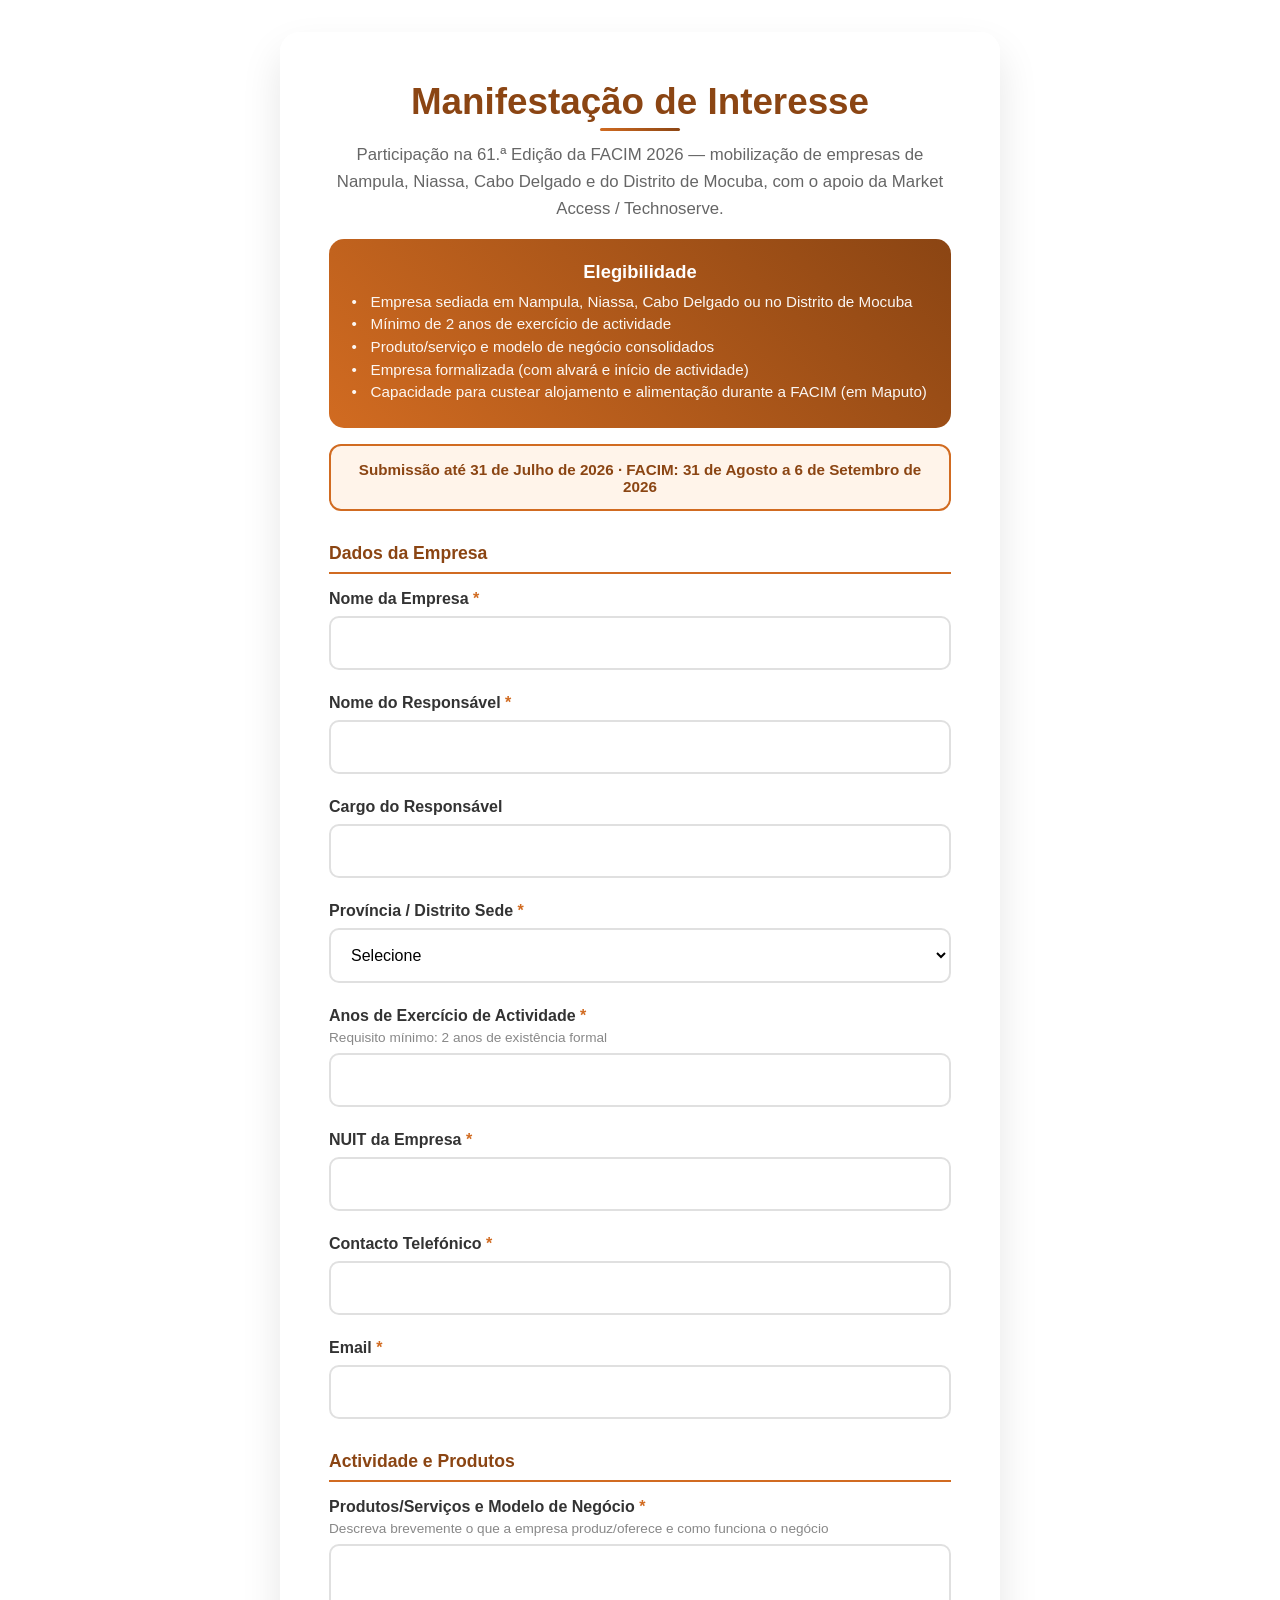
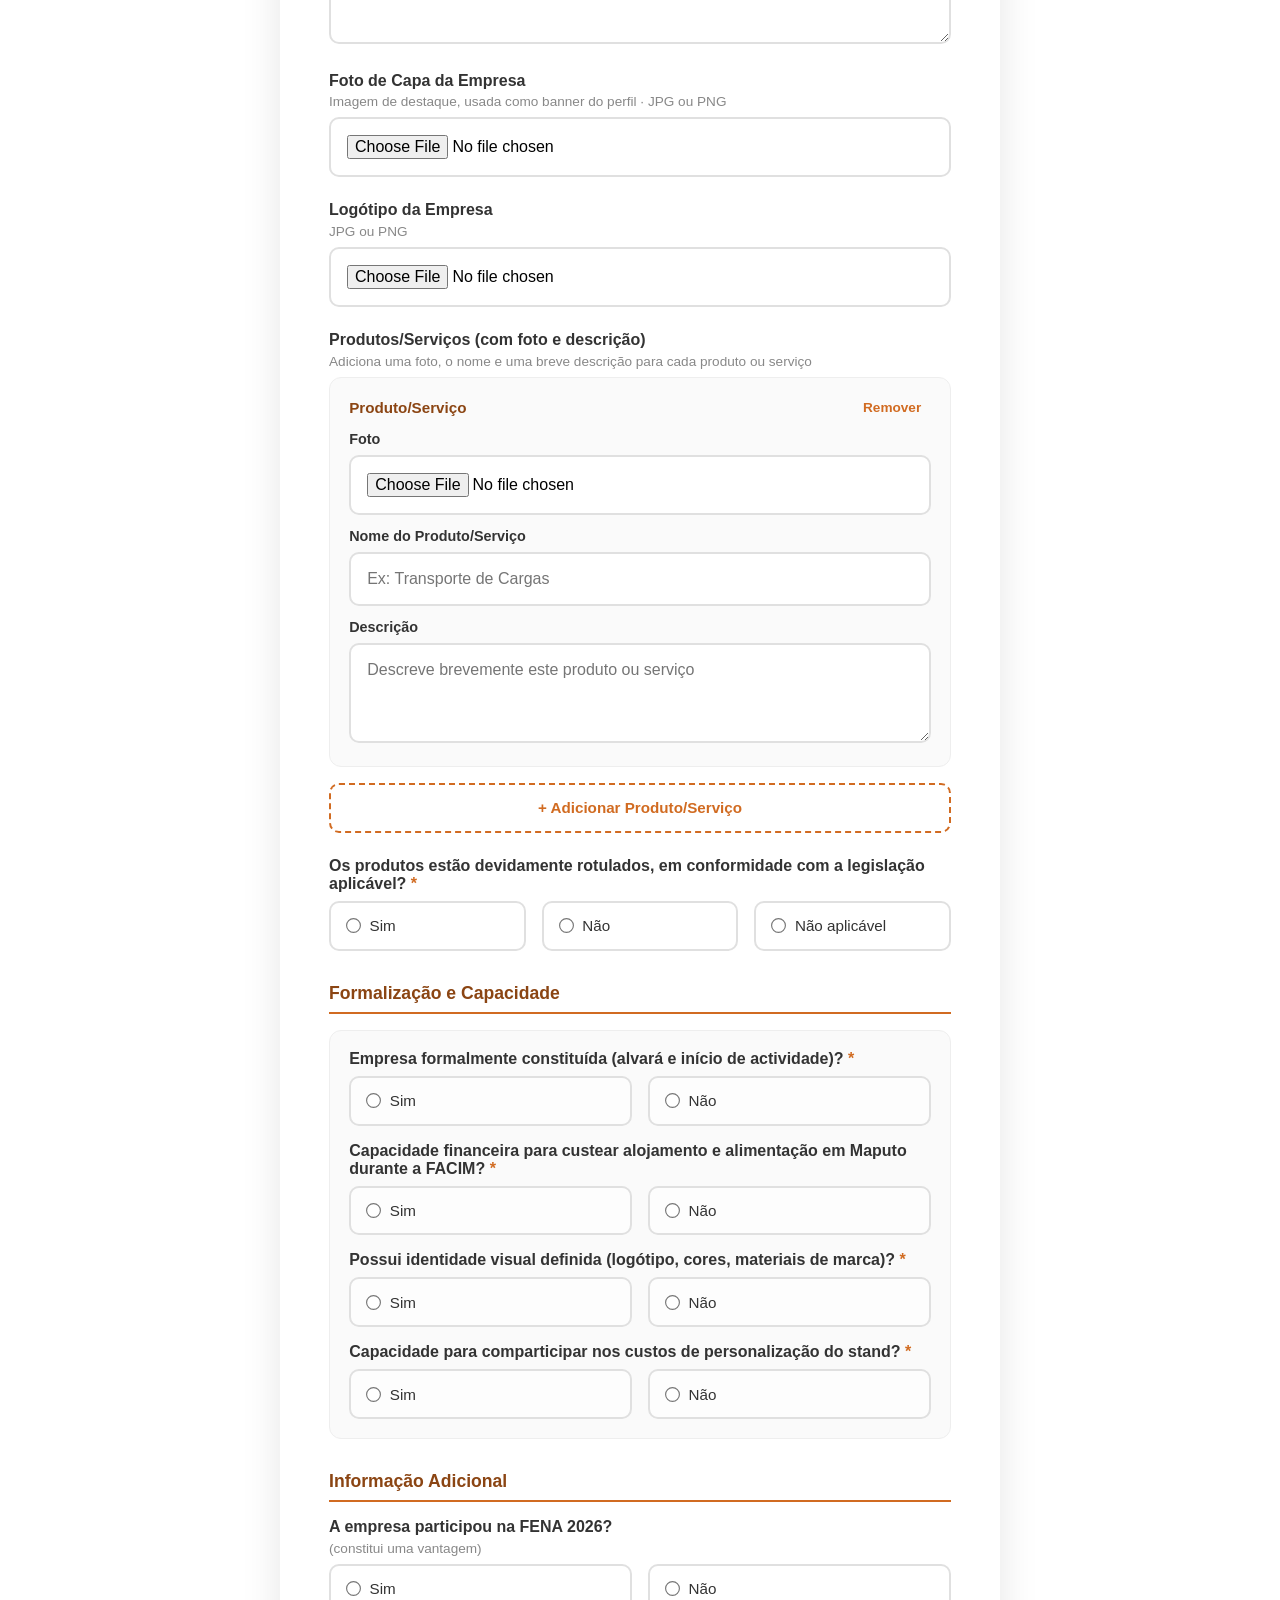
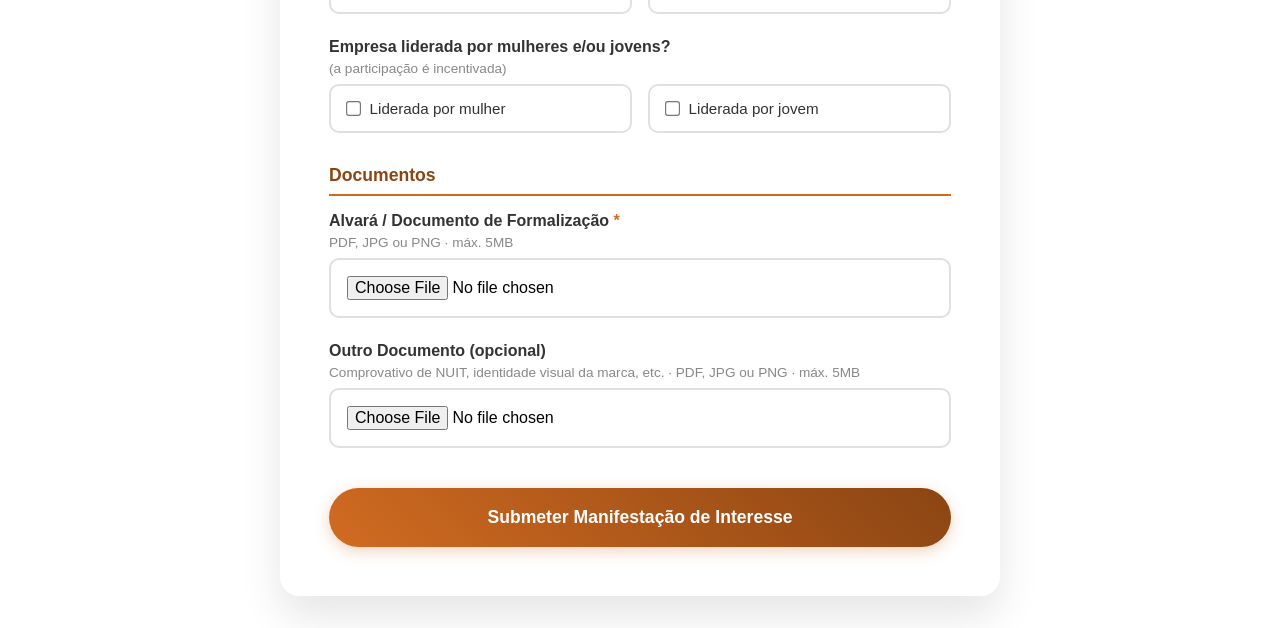
<file: index.html>
<!doctype html>
<html lang="pt">
  <head>
    <meta charset="UTF-8" />
    <meta name="viewport" content="width=device-width, initial-scale=1.0" />
    <title>Manifestação de Interesse - 61.ª Edição da FACIM 2026</title>
    <style>
      * {
        margin: 0;
        padding: 0;
        box-sizing: border-box;
      }

      body {
        font-family: "Segoe UI", Tahoma, Geneva, Verdana, sans-serif;
        background: #fff;
        min-height: 100vh;
        padding: 2rem 1rem;
      }

      .form-container {
        max-width: 720px;
        margin: 0 auto;
        background: rgba(255, 255, 255, 0.95);
        backdrop-filter: blur(15px);
        border-radius: 20px;
        padding: 3rem;
        box-shadow: 0 20px 40px rgba(0, 0, 0, 0.1);
        border: 1px solid rgba(255, 255, 255, 0.3);
      }

      .form-header {
        text-align: center;
        margin-bottom: 2rem;
      }

      .form-title {
        font-size: clamp(1.6rem, 4vw, 2.3rem);
        font-weight: 800;
        color: #8b4513;
        margin-bottom: 1rem;
        position: relative;
      }

      .form-title::after {
        content: "";
        position: absolute;
        width: 80px;
        height: 3px;
        background: linear-gradient(45deg, #d16b21, #8b4513);
        bottom: -8px;
        left: 50%;
        transform: translateX(-50%);
        border-radius: 2px;
      }

      .form-subtitle {
        color: #666;
        font-size: 1.05rem;
        line-height: 1.6;
        margin-bottom: 1rem;
        margin-top: 1.2rem;
      }

      .event-info {
        background: linear-gradient(45deg, #d16b21, #8b4513);
        color: white;
        padding: 1.4rem;
        border-radius: 15px;
        margin-bottom: 1rem;
        text-align: left;
      }

      .event-info h3 {
        font-size: 1.15rem;
        margin-bottom: 0.6rem;
        text-align: center;
      }

      .event-info ul {
        list-style: none;
        padding: 0;
      }

      .event-info li {
        opacity: 0.95;
        font-size: 0.95rem;
        margin-bottom: 0.35rem;
        padding-left: 1.2rem;
        position: relative;
      }

      .event-info li::before {
        content: "•";
        position: absolute;
        left: 0;
      }

      .deadline-banner {
        background: #fff4ea;
        border: 2px solid #d16b21;
        color: #8b4513;
        border-radius: 12px;
        padding: 0.9rem 1.2rem;
        text-align: center;
        font-weight: 700;
        margin-bottom: 2rem;
        font-size: 0.95rem;
      }

      .section-title {
        font-size: 1.1rem;
        font-weight: 700;
        color: #8b4513;
        margin-bottom: 1rem;
        margin-top: 2rem;
        padding-bottom: 0.5rem;
        border-bottom: 2px solid #d16b21;
      }

      .form-group {
        margin-bottom: 1.5rem;
      }

      .form-group label {
        display: block;
        margin-bottom: 0.5rem;
        font-weight: 600;
        color: #333;
        font-size: 1rem;
      }

      .field-hint {
        display: block;
        font-weight: 400;
        color: #888;
        font-size: 0.85rem;
        margin-top: 0.3rem;
      }

      .required {
        color: #d16b21;
        font-weight: 700;
      }

      .form-group input,
      .form-group select,
      .form-group textarea {
        width: 100%;
        padding: 1rem;
        border: 2px solid #e0e0e0;
        border-radius: 10px;
        font-size: 1rem;
        transition: all 0.3s ease;
        background: white;
        font-family: inherit;
      }

      .form-group textarea {
        resize: vertical;
        min-height: 100px;
      }

      .form-group input:focus,
      .form-group select:focus,
      .form-group textarea:focus {
        outline: none;
        border-color: #d16b21;
        box-shadow: 0 0 0 3px rgba(209, 107, 33, 0.1);
      }

      .radio-row,
      .checkbox-row {
        display: flex;
        gap: 1rem;
        flex-wrap: wrap;
      }

      .radio-item,
      .checkbox-item {
        flex: 1;
        min-width: 140px;
        display: flex;
        align-items: center;
        padding: 0.9rem 1rem;
        background: rgba(255, 255, 255, 0.7);
        border: 2px solid #e0e0e0;
        border-radius: 10px;
        cursor: pointer;
        transition: all 0.3s ease;
      }

      .radio-item:hover,
      .checkbox-item:hover {
        background: rgba(209, 107, 33, 0.08);
        border-color: #d16b21;
      }

      .radio-item input,
      .checkbox-item input {
        width: auto;
        margin-right: 0.6rem;
        accent-color: #d16b21;
        transform: scale(1.15);
      }

      .radio-item label,
      .checkbox-item label {
        margin: 0;
        cursor: pointer;
        font-weight: 500;
        font-size: 0.95rem;
      }

      .confirm-block {
        background: #fafafa;
        border: 1px solid #eee;
        border-radius: 12px;
        padding: 1.2rem;
        margin-bottom: 1.2rem;
      }

      .submit-btn {
        width: 100%;
        background: linear-gradient(45deg, #d16b21, #8b4513);
        color: white;
        padding: 1.2rem 2rem;
        border: none;
        border-radius: 50px;
        font-size: 1.1rem;
        font-weight: 600;
        cursor: pointer;
        transition: all 0.3s ease;
        box-shadow: 0 4px 15px rgba(209, 107, 33, 0.3);
        margin-top: 1rem;
      }

      .submit-btn:hover {
        transform: translateY(-3px);
        box-shadow: 0 8px 25px rgba(209, 107, 33, 0.4);
      }

      .submit-btn:active {
        transform: translateY(-1px);
      }

      .success-message,
      .error-message {
        display: none;
        padding: 1.5rem;
        border-radius: 15px;
        text-align: center;
        margin-top: 2rem;
      }

      .success-message {
        background: linear-gradient(45deg, #4caf50, #45a049);
        color: white;
      }

      .error-message {
        background: linear-gradient(45deg, #f44336, #da190b);
        color: white;
      }

      .loading {
        display: none;
        align-items: center;
        justify-content: center;
        color: white;
      }

      .loading svg {
        animation: spin 1s linear infinite;
        margin-right: 0.5rem;
      }

      @keyframes spin {
        from {
          transform: rotate(0deg);
        }
        to {
          transform: rotate(360deg);
        }
      }

      .servico-item {
        background: #fafafa;
        border: 1px solid #eee;
        border-radius: 12px;
        padding: 1.2rem;
        margin-bottom: 1rem;
        position: relative;
      }

      .servico-item-header {
        display: flex;
        justify-content: space-between;
        align-items: center;
        margin-bottom: 0.8rem;
      }

      .servico-item-title {
        font-weight: 700;
        color: #8b4513;
        font-size: 0.95rem;
      }

      .remove-servico-btn {
        background: none;
        border: none;
        color: #d16b21;
        font-size: 0.85rem;
        font-weight: 600;
        cursor: pointer;
        padding: 0.2rem 0.6rem;
      }

      .remove-servico-btn:hover {
        text-decoration: underline;
      }

      .add-servico-btn {
        width: 100%;
        background: white;
        color: #d16b21;
        border: 2px dashed #d16b21;
        border-radius: 10px;
        padding: 0.9rem;
        font-size: 0.95rem;
        font-weight: 600;
        cursor: pointer;
        transition: all 0.2s ease;
      }

      .add-servico-btn:hover {
        background: rgba(209, 107, 33, 0.06);
      }

      @media (max-width: 768px) {
        .form-container {
          padding: 2rem;
          margin: 1rem;
        }

        .form-title {
          font-size: 1.6rem;
        }

        .radio-row,
        .checkbox-row {
          flex-direction: column;
        }
      }
    </style>
  </head>
  <body>
    <div class="form-container">
      <div class="form-header">
        <h1 class="form-title">Manifestação de Interesse</h1>
        <p class="form-subtitle">
          Participação na 61.ª Edição da FACIM 2026 — mobilização de empresas de
          Nampula, Niassa, Cabo Delgado e do Distrito de Mocuba, com o apoio da
          Market Access / Technoserve.
        </p>

        <div class="event-info">
          <h3>Elegibilidade</h3>
          <ul>
            <li>
              Empresa sediada em Nampula, Niassa, Cabo Delgado ou no Distrito de
              Mocuba
            </li>
            <li>Mínimo de 2 anos de exercício de actividade</li>
            <li>Produto/serviço e modelo de negócio consolidados</li>
            <li>Empresa formalizada (com alvará e início de actividade)</li>
            <li>
              Capacidade para custear alojamento e alimentação durante a FACIM
              (em Maputo)
            </li>
          </ul>
        </div>

        <div class="deadline-banner">
          Submissão até 31 de Julho de 2026 · FACIM: 31 de Agosto a 6 de
          Setembro de 2026
        </div>
      </div>

      <form id="facimForm">
        <h2 class="section-title">Dados da Empresa</h2>

        <div class="form-group">
          <label for="nomeEmpresa"
            >Nome da Empresa <span class="required">*</span></label
          >
          <input type="text" id="nomeEmpresa" name="nome_empresa" required />
        </div>

        <div class="form-group">
          <label for="responsavel"
            >Nome do Responsável <span class="required">*</span></label
          >
          <input
            type="text"
            id="responsavel"
            name="nome_responsavel"
            required
          />
        </div>

        <div class="form-group">
          <label for="cargo">Cargo do Responsável</label>
          <input type="text" id="cargo" name="cargo" />
        </div>

        <div class="form-group">
          <label for="provincia"
            >Província / Distrito Sede <span class="required">*</span></label
          >
          <select id="provincia" name="provincia" required>
            <option value="">Selecione</option>
            <option value="Nampula">Nampula</option>
            <option value="Niassa">Niassa</option>
            <option value="Cabo Delgado">Cabo Delgado</option>
            <option value="Distrito de Mocuba">Distrito de Mocuba</option>
          </select>
        </div>

        <div class="form-group">
          <label for="anosActividade"
            >Anos de Exercício de Actividade <span class="required">*</span>
            <span class="field-hint"
              >Requisito mínimo: 2 anos de existência formal</span
            >
          </label>
          <input
            type="number"
            id="anosActividade"
            name="anos_actividade"
            min="0"
            required
          />
        </div>

        <div class="form-group">
          <label for="nuit"
            >NUIT da Empresa <span class="required">*</span></label
          >
          <input type="text" id="nuit" name="nuit" required />
        </div>

        <div class="form-group">
          <label for="telefone"
            >Contacto Telefónico <span class="required">*</span></label
          >
          <input type="tel" id="telefone" name="telefone" required />
        </div>

        <div class="form-group">
          <label for="email">Email <span class="required">*</span></label>
          <input type="email" id="email" name="email" required />
        </div>

        <h2 class="section-title">Actividade e Produtos</h2>

        <div class="form-group">
          <label for="produtosServicos"
            >Produtos/Serviços e Modelo de Negócio
            <span class="required">*</span>
            <span class="field-hint"
              >Descreva brevemente o que a empresa produz/oferece e como
              funciona o negócio</span
            >
          </label>
          <textarea
            id="produtosServicos"
            name="produtos_servicos"
            required
          ></textarea>
        </div>

        <div class="form-group">
          <label for="capaFile"
            >Foto de Capa da Empresa
            <span class="field-hint"
              >Imagem de destaque, usada como banner do perfil · JPG ou
              PNG</span
            >
          </label>
          <input
            type="file"
            id="capaFile"
            name="capa_arquivo"
            accept="image/*"
          />
        </div>

        <div class="form-group">
          <label for="logoFile"
            >Logótipo da Empresa
            <span class="field-hint">JPG ou PNG</span>
          </label>
          <input
            type="file"
            id="logoFile"
            name="logo_arquivo"
            accept="image/*"
          />
        </div>

        <div class="form-group">
          <label
            >Produtos/Serviços (com foto e descrição)
            <span class="field-hint"
              >Adiciona uma foto, o nome e uma breve descrição para cada produto
              ou serviço</span
            >
          </label>
          <div id="servicosContainer"></div>
          <button type="button" id="addServicoBtn" class="add-servico-btn">
            + Adicionar Produto/Serviço
          </button>
        </div>

        <template id="servicoItemTemplate">
          <div class="servico-item">
            <div class="servico-item-header">
              <span class="servico-item-title">Produto/Serviço</span>
              <button type="button" class="remove-servico-btn">Remover</button>
            </div>
            <div class="form-group" style="margin-bottom: 0.8rem">
              <label style="font-size: 0.9rem">Foto</label>
              <input type="file" class="servico-imagem" accept="image/*" />
            </div>
            <div class="form-group" style="margin-bottom: 0.8rem">
              <label style="font-size: 0.9rem">Nome do Produto/Serviço</label>
              <input
                type="text"
                class="servico-nome"
                placeholder="Ex: Transporte de Cargas"
              />
            </div>
            <div class="form-group" style="margin-bottom: 0">
              <label style="font-size: 0.9rem">Descrição</label>
              <textarea
                class="servico-descricao"
                placeholder="Descreve brevemente este produto ou serviço"
              ></textarea>
            </div>
          </div>
        </template>

        <div class="form-group">
          <label
            >Os produtos estão devidamente rotulados, em conformidade com a
            legislação aplicável? <span class="required">*</span></label
          >
          <div class="radio-row">
            <div class="radio-item">
              <input
                type="radio"
                id="rotulagemSim"
                name="rotulagem_conforme"
                value="Sim"
                required
              />
              <label for="rotulagemSim">Sim</label>
            </div>
            <div class="radio-item">
              <input
                type="radio"
                id="rotulagemNao"
                name="rotulagem_conforme"
                value="Não"
              />
              <label for="rotulagemNao">Não</label>
            </div>
            <div class="radio-item">
              <input
                type="radio"
                id="rotulagemNA"
                name="rotulagem_conforme"
                value="Não aplicável"
              />
              <label for="rotulagemNA">Não aplicável</label>
            </div>
          </div>
        </div>

        <h2 class="section-title">Formalização e Capacidade</h2>

        <div class="confirm-block">
          <div class="form-group" style="margin-bottom: 1rem">
            <label
              >Empresa formalmente constituída (alvará e início de actividade)?
              <span class="required">*</span></label
            >
            <div class="radio-row">
              <div class="radio-item">
                <input
                  type="radio"
                  id="formalSim"
                  name="empresa_formalizada"
                  value="Sim"
                  required
                />
                <label for="formalSim">Sim</label>
              </div>
              <div class="radio-item">
                <input
                  type="radio"
                  id="formalNao"
                  name="empresa_formalizada"
                  value="Não"
                />
                <label for="formalNao">Não</label>
              </div>
            </div>
          </div>

          <div class="form-group" style="margin-bottom: 1rem">
            <label
              >Capacidade financeira para custear alojamento e alimentação em
              Maputo durante a FACIM? <span class="required">*</span></label
            >
            <div class="radio-row">
              <div class="radio-item">
                <input
                  type="radio"
                  id="capFinSim"
                  name="capacidade_financeira"
                  value="Sim"
                  required
                />
                <label for="capFinSim">Sim</label>
              </div>
              <div class="radio-item">
                <input
                  type="radio"
                  id="capFinNao"
                  name="capacidade_financeira"
                  value="Não"
                />
                <label for="capFinNao">Não</label>
              </div>
            </div>
          </div>

          <div class="form-group" style="margin-bottom: 1rem">
            <label
              >Possui identidade visual definida (logótipo, cores, materiais de
              marca)? <span class="required">*</span></label
            >
            <div class="radio-row">
              <div class="radio-item">
                <input
                  type="radio"
                  id="identSim"
                  name="identidade_visual"
                  value="Sim"
                  required
                />
                <label for="identSim">Sim</label>
              </div>
              <div class="radio-item">
                <input
                  type="radio"
                  id="identNao"
                  name="identidade_visual"
                  value="Não"
                />
                <label for="identNao">Não</label>
              </div>
            </div>
          </div>

          <div class="form-group" style="margin-bottom: 0">
            <label
              >Capacidade para comparticipar nos custos de personalização do
              stand? <span class="required">*</span></label
            >
            <div class="radio-row">
              <div class="radio-item">
                <input
                  type="radio"
                  id="standSim"
                  name="comparticipacao_stand"
                  value="Sim"
                  required
                />
                <label for="standSim">Sim</label>
              </div>
              <div class="radio-item">
                <input
                  type="radio"
                  id="standNao"
                  name="comparticipacao_stand"
                  value="Não"
                />
                <label for="standNao">Não</label>
              </div>
            </div>
          </div>
        </div>

        <h2 class="section-title">Informação Adicional</h2>

        <div class="form-group">
          <label
            >A empresa participou na FENA 2026?
            <span class="field-hint">(constitui uma vantagem)</span></label
          >
          <div class="radio-row">
            <div class="radio-item">
              <input
                type="radio"
                id="fenaSim"
                name="participou_fena"
                value="Sim"
              />
              <label for="fenaSim">Sim</label>
            </div>
            <div class="radio-item">
              <input
                type="radio"
                id="fenaNao"
                name="participou_fena"
                value="Não"
              />
              <label for="fenaNao">Não</label>
            </div>
          </div>
        </div>

        <div class="form-group">
          <label
            >Empresa liderada por mulheres e/ou jovens?
            <span class="field-hint"
              >(a participação é incentivada)</span
            ></label
          >
          <div class="checkbox-row">
            <div class="checkbox-item">
              <input
                type="checkbox"
                id="liderMulher"
                name="lideranca"
                value="Mulher"
              />
              <label for="liderMulher">Liderada por mulher</label>
            </div>
            <div class="checkbox-item">
              <input
                type="checkbox"
                id="liderJovem"
                name="lideranca"
                value="Jovem"
              />
              <label for="liderJovem">Liderada por jovem</label>
            </div>
          </div>
        </div>

        <h2 class="section-title">Documentos</h2>

        <div class="form-group">
          <label for="alvaraFile"
            >Alvará / Documento de Formalização <span class="required">*</span>
            <span class="field-hint">PDF, JPG ou PNG · máx. 5MB</span>
          </label>
          <input
            type="file"
            id="alvaraFile"
            name="alvara_arquivo"
            accept=".pdf,.jpg,.jpeg,.png"
            required
          />
        </div>

        <div class="form-group">
          <label for="outroFile"
            >Outro Documento (opcional)
            <span class="field-hint"
              >Comprovativo de NUIT, identidade visual da marca, etc. · PDF, JPG
              ou PNG · máx. 5MB</span
            >
          </label>
          <input
            type="file"
            id="outroFile"
            name="outro_arquivo"
            accept=".pdf,.jpg,.jpeg,.png"
          />
        </div>

        <p
          id="fileWarning"
          style="
            display: none;
            color: #d16b21;
            font-size: 0.85rem;
            margin-top: -0.8rem;
            margin-bottom: 1.2rem;
          "
        ></p>

        <!-- Campos ocultos para identificar o tipo de formulário -->

        <button type="submit" class="submit-btn">
          <span class="btn-text">Submeter Manifestação de Interesse</span>
          <div class="loading">
            <svg width="20" height="20" viewBox="0 0 24 24" fill="currentColor">
              <path
                d="M12,1A11,11,0,1,0,23,12,11,11,0,0,0,12,1Zm0,19a8,8,0,1,1,8-8A8,8,0,0,1,12,20Z"
                opacity="0.25"
              />
              <path
                d="M12,4a8,8,0,0,1,7.89,6.7A1.53,1.53,0,0,0,21.38,12h0a1.5,1.5,0,0,0,1.48-1.75,11,11,0,0,0-21.72,0A1.5,1.5,0,0,0,2.62,12h0a1.53,1.53,0,0,0,1.49-1.3A8,8,0,0,1,12,4Z"
              />
            </svg>
            Enviando...
          </div>
        </button>

        <div class="success-message" id="successMessage">
          <h3>✅ Manifestação de Interesse Recebida!</h3>
          <p>
            Obrigado. A sua candidatura para a FACIM 2026 foi registada.
            Entraremos em contacto por email ou telefone.
          </p>
        </div>

        <div class="error-message" id="errorMessage">
          <h3>❌ Erro no Envio</h3>
          <p>
            Ocorreu um erro ao processar a submissão. Por favor, tente
            novamente.
          </p>
        </div>
      </form>
    </div>

    <script src="config.js"></script>
    <script src="drive-facim.js"></script>
    <script>
      const MAX_FILE_SIZE_MB = 5;

      const form = document.getElementById("facimForm");
      const submitBtn = form.querySelector(".submit-btn");
      const btnText = submitBtn.querySelector(".btn-text");
      const loading = submitBtn.querySelector(".loading");
      const successMessage = document.getElementById("successMessage");
      const errorMessage = document.getElementById("errorMessage");
      const fileWarning = document.getElementById("fileWarning");

      // Mantém o prefixo "data:mime;base64,..." — o script guardarImagem() precisa dele
      function fileToBase64(file) {
        return new Promise((resolve, reject) => {
          const reader = new FileReader();
          reader.onload = () => resolve(reader.result);
          reader.onerror = reject;
          reader.readAsDataURL(file);
        });
      }

      function validarTamanho(file) {
        if (!file) return true;
        return file.size <= MAX_FILE_SIZE_MB * 1024 * 1024;
      }

      function getCheckedValues(name) {
        return Array.from(
          document.querySelectorAll(`input[name="${name}"]:checked`),
        ).map((cb) => cb.value);
      }

      // ── Produtos/Serviços dinâmicos (foto + nome + descrição) ──
      const servicosContainer = document.getElementById("servicosContainer");
      const servicoTemplate = document.getElementById("servicoItemTemplate");
      const addServicoBtn = document.getElementById("addServicoBtn");

      function adicionarServicoItem() {
        const clone = servicoTemplate.content.cloneNode(true);
        const item = clone.querySelector(".servico-item");
        item
          .querySelector(".remove-servico-btn")
          .addEventListener("click", () => item.remove());
        servicosContainer.appendChild(clone);
      }

      addServicoBtn.addEventListener("click", adicionarServicoItem);
      adicionarServicoItem(); // começa com 1 bloco visível

      form.addEventListener("submit", async function (e) {
        e.preventDefault();
        fileWarning.style.display = "none";

        const alvaraFile = document.getElementById("alvaraFile").files[0];
        const outroFile = document.getElementById("outroFile").files[0];

        if (!validarTamanho(alvaraFile) || !validarTamanho(outroFile)) {
          fileWarning.textContent = `Cada ficheiro deve ter no máximo ${MAX_FILE_SIZE_MB}MB.`;
          fileWarning.style.display = "block";
          return;
        }

        btnText.style.display = "none";
        loading.style.display = "flex";
        submitBtn.disabled = true;

        try {
          // Payload alinhado com processarFacim2026(data) no Code.gs
          const payload = {
            vertente: "facim2026",
            nome: document.getElementById("nomeEmpresa").value,
            responsavel: document.getElementById("responsavel").value,
            cargo: document.getElementById("cargo").value,
            provincia: document.getElementById("provincia").value,
            anosActividade: document.getElementById("anosActividade").value,
            nuit: document.getElementById("nuit").value,
            telefone: document.getElementById("telefone").value,
            email: document.getElementById("email").value,
            produtosServicos: document.getElementById("produtosServicos").value,
            rotulagemConforme:
              (
                form.querySelector(
                  'input[name="rotulagem_conforme"]:checked',
                ) || {}
              ).value || "",
            empresaFormalizada:
              (
                form.querySelector(
                  'input[name="empresa_formalizada"]:checked',
                ) || {}
              ).value || "",
            capacidadeFinanceira:
              (
                form.querySelector(
                  'input[name="capacidade_financeira"]:checked',
                ) || {}
              ).value || "",
            identidadeVisual:
              (
                form.querySelector('input[name="identidade_visual"]:checked') ||
                {}
              ).value || "",
            comparticipacaoStand:
              (
                form.querySelector(
                  'input[name="comparticipacao_stand"]:checked',
                ) || {}
              ).value || "",
            participouFena:
              (
                form.querySelector('input[name="participou_fena"]:checked') ||
                {}
              ).value || "",
            lideranca: getCheckedValues("lideranca"),
          };

          if (alvaraFile) payload.alvara = await fileToBase64(alvaraFile);
          if (outroFile) payload.outro = await fileToBase64(outroFile);

          // Capa e logótipo — comprimidos (mesma lógica do drive.js) para manter o payload leve
          const capaFile = document.getElementById("capaFile").files[0];
          const logoFile = document.getElementById("logoFile").files[0];
          btnText.style.display = "none";
          if (capaFile)
            payload.cover = await compressImage(capaFile, 1280, 0.75);
          if (logoFile) payload.logo = await compressImage(logoFile, 800, 0.8);

          // Produtos/Serviços — cada um com foto (comprimida), nome e descrição
          const servicoItems = Array.from(
            document.querySelectorAll(".servico-item"),
          );
          payload.servicos = [];
          for (const item of servicoItems) {
            const nome = item.querySelector(".servico-nome").value.trim();
            const descricao = item
              .querySelector(".servico-descricao")
              .value.trim();
            const imagemFile = item.querySelector(".servico-imagem").files[0];
            if (!nome && !descricao && !imagemFile) continue; // ignora blocos vazios
            const imagemBase64 = imagemFile
              ? await compressImage(imagemFile, 1000, 0.7)
              : null;
            payload.servicos.push({ nome, descricao, imagemBase64 });
          }

          // submitFacimToDrive (drive-facim.js) usa o mesmo CONFIG.SCRIPT_URL
          // e a mesma lógica de retry já comprovada no drive.js do OHOLO Hub
          const result = await submitFacimToDrive(payload);

          if (result.ok) {
            successMessage.style.display = "block";
            errorMessage.style.display = "none";
            form.reset();
            successMessage.scrollIntoView({ behavior: "smooth" });
          } else {
            throw new Error(result.erro || "Erro na resposta do servidor");
          }
        } catch (error) {
          errorMessage.style.display = "block";
          errorMessage.querySelector("p").textContent =
            error.message === "Failed to fetch"
              ? "Falha de ligação à internet. Verifica a tua ligação e tenta novamente."
              : error.message ||
                "Ocorreu um erro ao processar a submissão. Por favor, tente novamente.";
          successMessage.style.display = "none";
          console.error("Erro:", error);
        } finally {
          btnText.style.display = "inline";
          loading.style.display = "none";
          submitBtn.disabled = false;
        }
      });

      const requiredFields = document.querySelectorAll(
        "input[required], select[required], textarea[required]",
      );
      requiredFields.forEach((field) => {
        field.addEventListener("blur", function () {
          if (!this.value.trim()) {
            this.style.borderColor = "#f44336";
          } else {
            this.style.borderColor = "#4CAF50";
          }
        });
      });
    </script>
  </body>
</html>
</file>
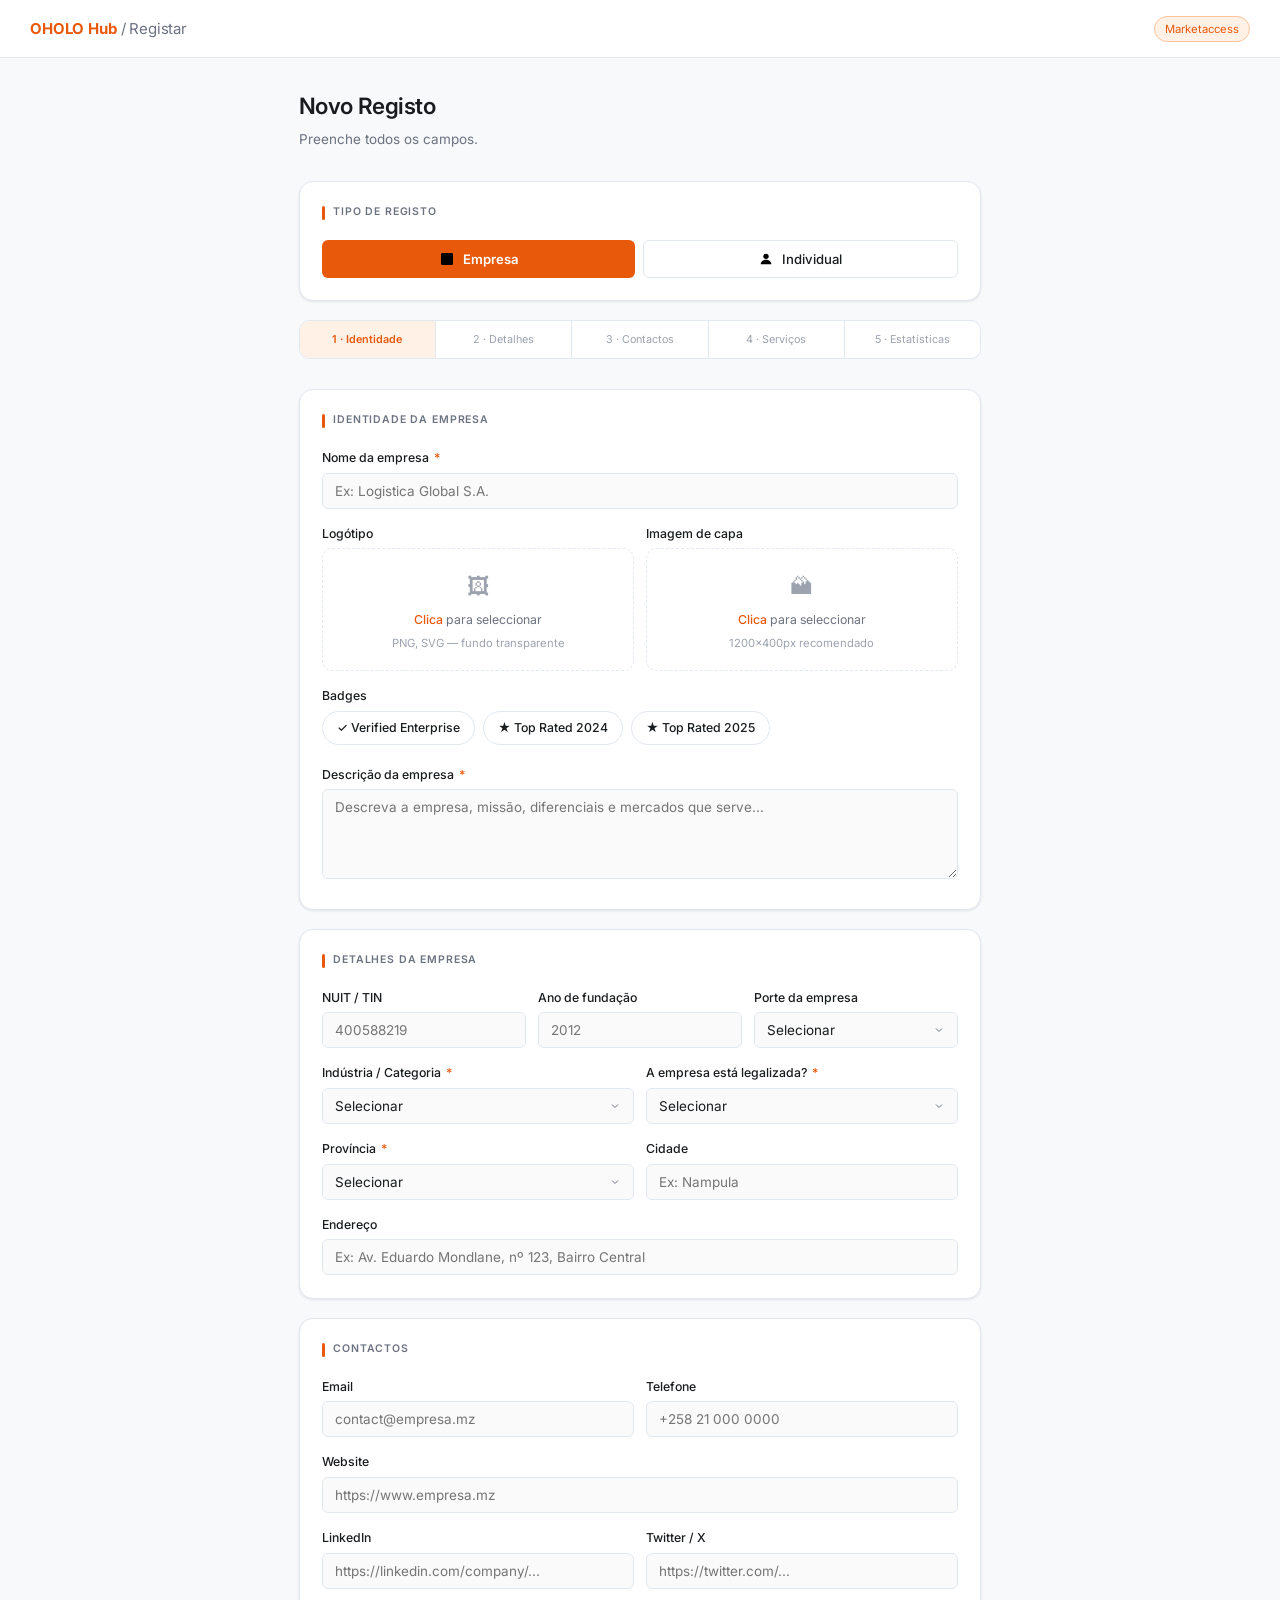
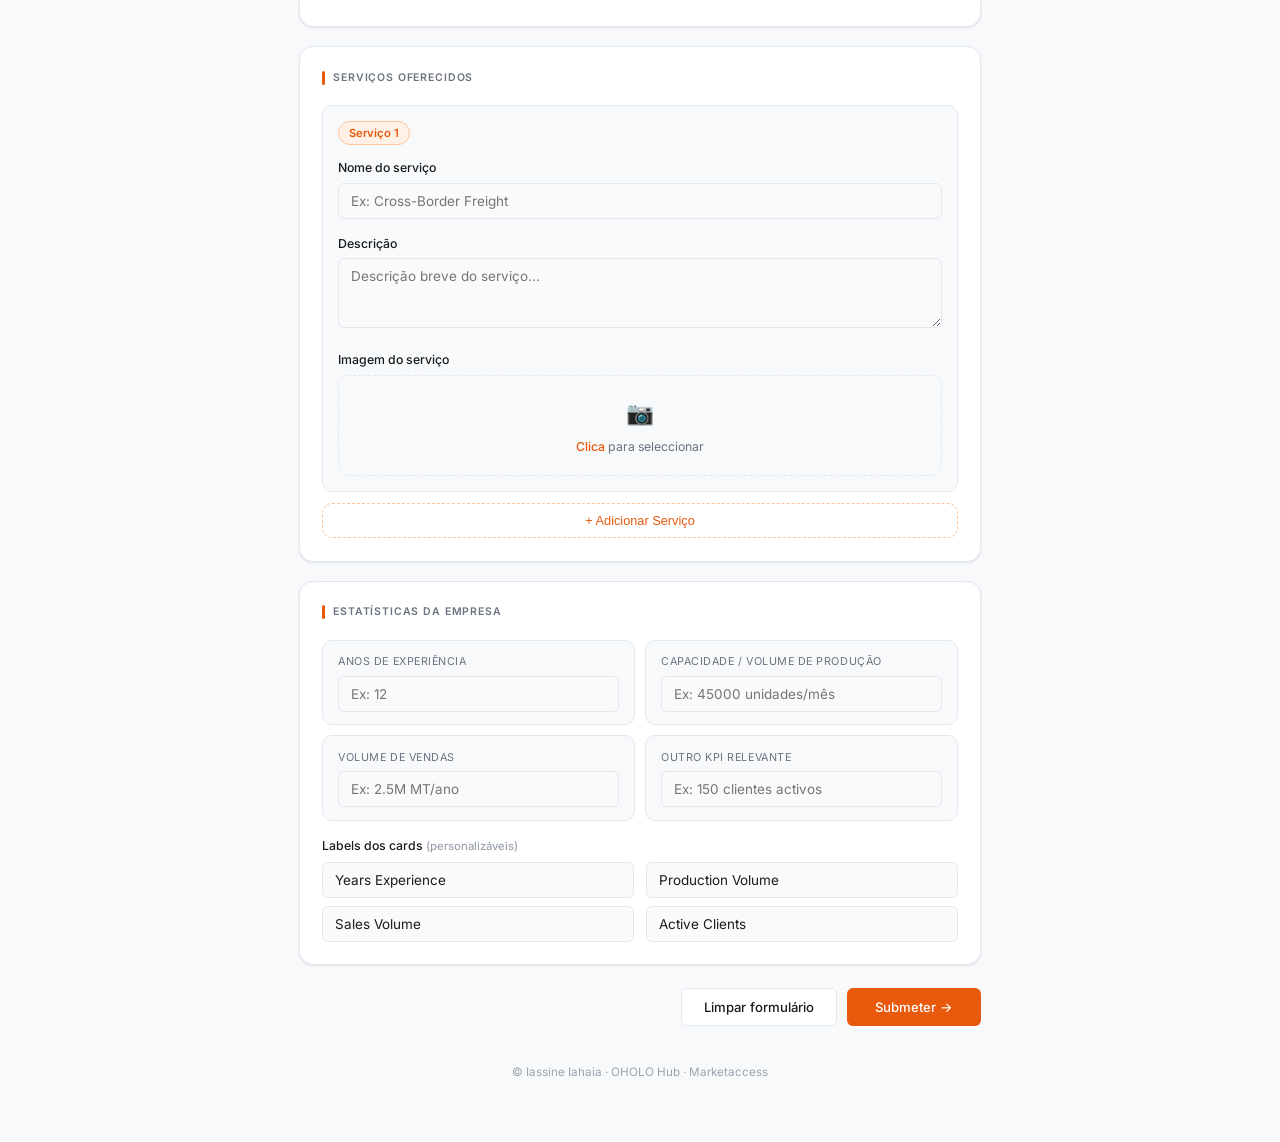
<file: reserva/index.html>
<!DOCTYPE html>
<html lang="pt">
<head>
  <meta charset="UTF-8">
  <meta name="viewport" content="width=device-width, initial-scale=1.0">
  <title>OHOLO Hub — Registar</title>
  <link rel="preconnect" href="https://fonts.googleapis.com">
  <link rel="preconnect" href="https://fonts.gstatic.com" crossorigin>
  <link href="https://fonts.googleapis.com/css2?family=Inter:wght@400;500;600;700&display=swap" rel="stylesheet">
  <link rel="stylesheet" href="style.css">
</head>
<body>

<!-- ── Navbar ──────────────────────────────────────────────── -->
<nav class="navbar">
  <div class="navbar-brand">OHOLO Hub <span>/ Registar</span></div>
  <span class="navbar-badge">Marketaccess</span>
</nav>

<!-- ── Página ──────────────────────────────────────────────── -->
<div class="page-wrap">

  <div class="page-header">
    <h1>Novo Registo</h1>
    <p>Preenche todos os campos.</p>
  </div>

  <!-- ── Toggle Empresa / Individual ──────────────────────── -->
  <div class="section" style="margin-bottom: 1.25rem;">
    <div class="section-title">Tipo de Registo</div>
    <div style="display:flex; gap:8px;">
      <button type="button" id="toggle-empresa" onclick="setVertente('empresa')"
        style="flex:1; padding:10px; border-radius:var(--radius-sm); border:none; cursor:pointer;
               background:var(--green-dark); color:#fff; font-weight:600; font-size:.875rem;
               display:flex; align-items:center; justify-content:center; gap:8px; transition:background .15s, color .15s, border .15s; font-family:inherit;">
        <span class="icon" style="width:16px;height:16px">
          <svg viewBox="0 0 24 24"><rect x="3" y="3" width="18" height="18" rx="2"/><path d="M3 9h18M9 21V9"/></svg>
        </span>
        Empresa
      </button>
      <button type="button" id="toggle-individual" onclick="setVertente('individual')"
        style="flex:1; padding:10px; border-radius:var(--radius-sm); border:1px solid var(--border); cursor:pointer;
               background:var(--bg-card); color:var(--text-primary); font-weight:500; font-size:.875rem;
               display:flex; align-items:center; justify-content:center; gap:8px; transition:background .15s, color .15s, border .15s; font-family:inherit;">
        <span class="icon" style="width:16px;height:16px">
          <svg viewBox="0 0 24 24"><circle cx="12" cy="8" r="4"/><path d="M4 20c0-4 3.6-7 8-7s8 3 8 7"/></svg>
        </span>
        Individual
      </button>
    </div>
  </div>

  <!-- Steps — actualizados dinamicamente -->
  <div class="steps" id="steps-bar">
    <!-- preenchido por renderSteps() -->
  </div>

  <!-- Mensagem de estado -->
  <div id="status-msg"></div>

  <form id="company-form" novalidate>

    <!-- ══════════════════════════════════════════════════════
         SECÇÃO 1 — IDENTIDADE (EMPRESA)
    ══════════════════════════════════════════════════════ -->
    <div class="section" id="sec-identidade-empresa">
      <div class="section-title">Identidade da Empresa</div>

      <div class="field">
        <label>Nome da empresa <span class="req">*</span></label>
        <input type="text" id="nome" placeholder="Ex: Logistica Global S.A." required>
      </div>

      <div class="row-2">
        <div class="field">
          <label>Logótipo</label>
          <div class="upload-box">
            <input type="file" id="logo-input" accept="image/*" onchange="previewImage(this,'logo-preview')">
            <div class="upload-icon">🖼</div>
            <div class="upload-label"><strong>Clica</strong> para seleccionar</div>
            <div class="hint">PNG, SVG — fundo transparente</div>
            <img id="logo-preview" class="upload-preview">
          </div>
        </div>
        <div class="field">
          <label>Imagem de capa</label>
          <div class="upload-box">
            <input type="file" id="cover-input" accept="image/*" onchange="previewImage(this,'cover-preview')">
            <div class="upload-icon">🏔</div>
            <div class="upload-label"><strong>Clica</strong> para seleccionar</div>
            <div class="hint">1200×400px recomendado</div>
            <img id="cover-preview" class="upload-preview">
          </div>
        </div>
      </div>

      <div class="field">
        <label>Badges</label>
        <div class="badge-group">
          <label class="badge-opt">
            <input type="checkbox" name="badges" value="Verified Enterprise"> ✓ Verified Enterprise
          </label>
          <label class="badge-opt">
            <input type="checkbox" name="badges" value="Top Rated 2024"> ★ Top Rated 2024
          </label>
          <label class="badge-opt">
            <input type="checkbox" name="badges" value="Top Rated 2025"> ★ Top Rated 2025
          </label>
        </div>
      </div>

      <div class="field">
        <label>Descrição da empresa <span class="req">*</span></label>
        <textarea id="descricao" placeholder="Descreva a empresa, missão, diferenciais e mercados que serve..." required></textarea>
      </div>
    </div>

    <!-- ══════════════════════════════════════════════════════
         SECÇÃO 1 — IDENTIDADE (INDIVIDUAL)
    ══════════════════════════════════════════════════════ -->
    <div class="section" id="sec-identidade-individual" style="display:none">
      <div class="section-title">Identidade Pessoal</div>

      <div class="row-2">
        <div class="field">
          <label>Nome completo <span class="req">*</span></label>
          <input type="text" id="ind-nome" placeholder="Ex: João Manuel Maputo">
        </div>
        <div class="field">
          <label>Profissão / Área</label>
          <input type="text" id="ind-profissao" placeholder="Ex: Consultor, Engenheiro, Agricultor">
        </div>
      </div>

      <div class="field">
        <label>Foto de perfil</label>
        <div class="upload-box">
          <input type="file" id="ind-foto-input" accept="image/*" onchange="previewImage(this,'ind-foto-preview')">
          <div class="upload-icon">👤</div>
          <div class="upload-label"><strong>Clica</strong> para seleccionar</div>
          <div class="hint">JPG, PNG — foto profissional recomendada</div>
          <img id="ind-foto-preview" class="upload-preview">
        </div>
      </div>

      <div class="field">
        <label>Principais áreas de actuação</label>
        <input type="text" id="ind-areas" placeholder="Ex: Logística, Exportação, Agronegócio">
      </div>

      <div class="field">
        <label>Apresentação <span class="req">*</span></label>
        <textarea id="ind-descricao" placeholder="Apresente-se brevemente — experiência, objectivos e mercados de interesse..."></textarea>
      </div>
    </div>

    <!-- ══════════════════════════════════════════════════════
         SECÇÃO 2 — DETALHES (só empresa)
    ══════════════════════════════════════════════════════ -->
    <div class="section" id="sec-detalhes">
      <div class="section-title">Detalhes da Empresa</div>

      <div class="row-3">
        <div class="field">
          <label>NUIT / TIN</label>
          <input type="text" id="nuit" placeholder="400588219">
        </div>
        <div class="field">
          <label>Ano de fundação</label>
          <input type="number" id="fundacao" placeholder="2012" min="1900" max="2026">
        </div>
        <div class="field">
          <label>Porte da empresa</label>
          <select id="porte">
            <option value="">Selecionar</option>
            <option>Micro empresa</option>
            <option>Pequena empresa</option>
            <option>Média empresa</option>
            <option>Grande empresa</option>
          </select>
        </div>
      </div>

      <div class="row-2">
        <div class="field">
          <label>Indústria / Categoria <span class="req">*</span></label>
          <select id="industria">
            <option value="">Selecionar</option>
            <option>Agricultura, pecuária e natureza</option>
            <option>Logística &amp; Supply Chain</option>
            <option>Energia &amp; Mineração</option>
            <option>Finanças &amp; Fintech</option>
            <option>Construção</option>
            <option>Insumos e mecanização</option>
            <option>Comércio e alimentação</option>
            <option>Cosmética e bem-estar</option>
            <option>Moda, beleza e serviços pessoais</option>
            <option>Comunicação e tecnologia</option>
            <option>Turismo</option>
            <option>Restauração</option>
            <option>BDS e ensino</option>
            <option>ICT</option>
          </select>
        </div>
        <div class="field">
          <label>A empresa está legalizada? <span class="req">*</span></label>
          <select id="legalizada">
            <option value="">Selecionar</option>
            <option value="Sim">Sim</option>
            <option value="Não">Não</option>
          </select>
        </div>
      </div>

      <div class="row-2">
        <div class="field">
          <label>Província <span class="req">*</span></label>
          <select id="provincia">
            <option value="">Selecionar</option>
            <option>Maputo Cidade</option>
            <option>Maputo</option>
            <option>Gaza</option>
            <option>Inhambane</option>
            <option>Sofala</option>
            <option>Manica</option>
            <option>Tete</option>
            <option>Zambézia</option>
            <option>Nampula</option>
            <option>Cabo Delgado</option>
            <option>Niassa</option>
          </select>
        </div>
        <div class="field">
          <label>Cidade</label>
          <input type="text" id="cidade" placeholder="Ex: Nampula">
        </div>
      </div>

      <div class="field">
        <label>Endereço</label>
        <input type="text" id="endereco" placeholder="Ex: Av. Eduardo Mondlane, nº 123, Bairro Central">
      </div>
    </div>

    <!-- ══════════════════════════════════════════════════════
         SECÇÃO 2 (individual) — LOCALIZAÇÃO
    ══════════════════════════════════════════════════════ -->
    <div class="section" id="sec-localizacao-individual" style="display:none">
      <div class="section-title">Localização</div>
      <div class="row-2">
        <div class="field">
          <label>Província <span class="req">*</span></label>
          <select id="ind-provincia">
            <option value="">Selecionar</option>
            <option>Maputo Cidade</option>
            <option>Maputo</option>
            <option>Gaza</option>
            <option>Inhambane</option>
            <option>Sofala</option>
            <option>Manica</option>
            <option>Tete</option>
            <option>Zambézia</option>
            <option>Nampula</option>
            <option>Cabo Delgado</option>
            <option>Niassa</option>
          </select>
        </div>
        <div class="field">
          <label>Cidade</label>
          <input type="text" id="ind-cidade" placeholder="Ex: Nampula">
        </div>
      </div>
    </div>

    <!-- ══════════════════════════════════════════════════════
         SECÇÃO 3 — CONTACTOS (partilhada)
    ══════════════════════════════════════════════════════ -->
    <div class="section" id="sec-contactos">
      <div class="section-title">Contactos</div>

      <div class="row-2">
        <div class="field">
          <label>Email</label>
          <input type="email" id="email" placeholder="contact@empresa.mz">
        </div>
        <div class="field">
          <label>Telefone</label>
          <input type="tel" id="telefone" placeholder="+258 21 000 0000">
        </div>
      </div>

      <div class="field">
        <label>Website</label>
        <input type="url" id="website" placeholder="https://www.empresa.mz">
      </div>

      <div class="row-2">
        <div class="field">
          <label>LinkedIn</label>
          <input type="url" id="linkedin" placeholder="https://linkedin.com/company/...">
        </div>
        <div class="field">
          <label>Twitter / X</label>
          <input type="url" id="twitter" placeholder="https://twitter.com/...">
        </div>
      </div>
    </div>

    <!-- ══════════════════════════════════════════════════════
         SECÇÃO 4 — SERVIÇOS (só empresa)
    ══════════════════════════════════════════════════════ -->
    <div class="section" id="sec-servicos">
      <div class="section-title">Serviços Oferecidos</div>

      <div id="services-container"></div>

      <button type="button" class="btn-add" onclick="addService()">
        + Adicionar Serviço
      </button>
    </div>

    <!-- ══════════════════════════════════════════════════════
         SECÇÃO 4 (individual) — COMPETÊNCIAS
    ══════════════════════════════════════════════════════ -->
    <div class="section" id="sec-competencias" style="display:none">
      <div class="section-title">Competências &amp; Serviços</div>

      <div class="field">
        <label>O que oferece / procura</label>
        <div class="badge-group" id="competencias-group">
          <label class="badge-opt"><input type="checkbox" name="competencias" value="Consultoria"> Consultoria</label>
          <label class="badge-opt"><input type="checkbox" name="competencias" value="Exportação"> Exportação</label>
          <label class="badge-opt"><input type="checkbox" name="competencias" value="Distribuição"> Distribuição</label>
          <label class="badge-opt"><input type="checkbox" name="competencias" value="Produção"> Produção</label>
          <label class="badge-opt"><input type="checkbox" name="competencias" value="Parceria"> Parceria</label>
          <label class="badge-opt"><input type="checkbox" name="competencias" value="Investimento"> Investimento</label>
        </div>
      </div>

      <div class="field" style="margin-top:.75rem">
        <label>Descrição detalhada dos serviços / competências</label>
        <textarea id="ind-servicos-desc" placeholder="Descreva o que oferece ou procura no mercado..."></textarea>
      </div>
    </div>

    <!-- ══════════════════════════════════════════════════════
         SECÇÃO 5 — ESTATÍSTICAS (só empresa)
    ══════════════════════════════════════════════════════ -->
    <div class="section" id="sec-stats">
      <div class="section-title">Estatísticas da Empresa</div>

      <div class="stats-grid">
        <div class="stat-card">
          <div class="stat-card-label">Anos de experiência</div>
          <input type="number" id="stat-exp" placeholder="Ex: 12" min="0">
        </div>
        <div class="stat-card">
          <div class="stat-card-label">Capacidade / Volume de produção</div>
          <input type="text" id="stat-producao" placeholder="Ex: 45000 unidades/mês">
        </div>
        <div class="stat-card">
          <div class="stat-card-label">Volume de vendas</div>
          <input type="text" id="stat-vendas" placeholder="Ex: 2.5M MT/ano">
        </div>
        <div class="stat-card">
          <div class="stat-card-label">Outro KPI relevante</div>
          <input type="text" id="stat-extra" placeholder="Ex: 150 clientes activos">
        </div>
      </div>

      <div style="margin-top: 1rem;">
        <label>Labels dos cards <span class="hint" style="display:inline">(personalizáveis)</span></label>
        <div class="row-2" style="margin-top: 6px;">
          <input type="text" id="label-1" placeholder="Years Experience" value="Years Experience">
          <input type="text" id="label-2" placeholder="Production Volume" value="Production Volume">
        </div>
        <div class="row-2" style="margin-top: 8px;">
          <input type="text" id="label-3" placeholder="Sales Volume" value="Sales Volume">
          <input type="text" id="label-4" placeholder="Active Clients" value="Active Clients">
        </div>
      </div>
    </div>

    <!-- ── Acções ────────────────────────────────────────── -->
    <div class="form-actions">
      <button type="button" class="btn-secondary" onclick="resetForm()">Limpar formulário</button>
      <button type="submit" class="btn-primary" id="btn-submit">
        Submeter →
      </button>
    </div>

  </form>

  <div class="form-footer">
    &copy; Iassine Iahaia · OHOLO Hub · Marketaccess
  </div>

</div><!-- /page-wrap -->

<script src="config.js"></script>
<script src="drive.js"></script>

<script>

// ── Estado global ─────────────────────────────────────────
let serviceCount = 0;
let vertente     = 'empresa'; // 'empresa' | 'individual'

// ── Steps por vertente ────────────────────────────────────
const STEPS_EMPRESA    = ['1 · Identidade', '2 · Detalhes', '3 · Contactos', '4 · Serviços', '5 · Estatísticas'];
const STEPS_INDIVIDUAL = ['1 · Identidade', '2 · Localização', '3 · Contactos', '4 · Competências'];

function renderSteps(list) {
  const bar = document.getElementById('steps-bar');
  bar.innerHTML = list.map((label, i) =>
    `<div class="step" id="step-${i+1}">${label}</div>`
  ).join('');
}

// ── Toggle empresa / individual ───────────────────────────
function setVertente(v) {
  vertente = v;
  const isEmpresa = v === 'empresa';

  // Visuais do toggle
  const btnE = document.getElementById('toggle-empresa');
  const btnI = document.getElementById('toggle-individual');
  btnE.style.background = isEmpresa ? 'var(--green-dark)' : 'var(--bg-card)';
  btnE.style.color      = isEmpresa ? '#fff' : 'var(--text-primary)';
  btnE.style.border     = isEmpresa ? 'none' : '1px solid var(--border)';
  btnI.style.background = isEmpresa ? 'var(--bg-card)' : 'var(--green-dark)';
  btnI.style.color      = isEmpresa ? 'var(--text-primary)' : '#fff';
  btnI.style.border     = isEmpresa ? '1px solid var(--border)' : 'none';

  // Mostrar/ocultar secções
  const show = id => document.getElementById(id).style.display = 'block';
  const hide = id => document.getElementById(id).style.display = 'none';

  if (isEmpresa) {
    show('sec-identidade-empresa');
    show('sec-detalhes');
    show('sec-servicos');
    show('sec-stats');
    hide('sec-identidade-individual');
    hide('sec-localizacao-individual');
    hide('sec-competencias');
    renderSteps(STEPS_EMPRESA);
  } else {
    hide('sec-identidade-empresa');
    hide('sec-detalhes');
    hide('sec-servicos');
    hide('sec-stats');
    show('sec-identidade-individual');
    show('sec-localizacao-individual');
    show('sec-competencias');
    renderSteps(STEPS_INDIVIDUAL);
  }

  updateSteps();
}

// ── Arranque ──────────────────────────────────────────────
window.addEventListener('load', () => {
  initGoogleDrive();
  addService();
  setVertente('empresa');
});

// ── Adicionar bloco de serviço ────────────────────────────
function addService() {
  serviceCount++;
  const n   = serviceCount;
  const div = document.createElement('div');
  div.className = 'service-block';
  div.id = 'service-' + n;
  div.innerHTML = `
    <div class="service-block-header">
      <span class="service-num">Serviço ${n}</span>
      ${n > 1 ? `<button type="button" class="btn-remove-service" onclick="removeService(${n})">Remover</button>` : ''}
    </div>
    <div class="field">
      <label>Nome do serviço</label>
      <input type="text" id="s${n}-nome" placeholder="Ex: Cross-Border Freight">
    </div>
    <div class="field">
      <label>Descrição</label>
      <textarea id="s${n}-desc" style="min-height:70px" placeholder="Descrição breve do serviço..."></textarea>
    </div>
    <div class="field">
      <label>Imagem do serviço</label>
      <div class="upload-box">
        <input type="file" id="s${n}-img" accept="image/*" onchange="previewImage(this,'s${n}-preview')">
        <div class="upload-icon">📷</div>
        <div class="upload-label"><strong>Clica</strong> para seleccionar</div>
        <img id="s${n}-preview" class="upload-preview">
      </div>
    </div>
  `;
  document.getElementById('services-container').appendChild(div);
}

function removeService(n) {
  const el = document.getElementById('service-' + n);
  if (el) el.remove();
}

// ── Preview de imagem ─────────────────────────────────────
function previewImage(input, previewId) {
  const preview = document.getElementById(previewId);
  if (input.files && input.files[0]) {
    const reader = new FileReader();
    reader.onload = e => {
      preview.src = e.target.result;
      preview.style.display = 'block';
    };
    reader.readAsDataURL(input.files[0]);
  }
}

// ── Steps scroll ──────────────────────────────────────────
function updateSteps() {
  const steps    = document.querySelectorAll('.step');
  const sections = [...document.querySelectorAll('.section')]
    .filter(s => s.style.display !== 'none' && s.id !== 'sec-toggle');

  steps.forEach((s, i) => {
    const section = sections[i + 1]; // +1 para saltar o toggle
    if (!section) return;
    const rect = section.getBoundingClientRect();
    if (rect.top < window.innerHeight / 2) {
      steps.forEach(x => x.classList.remove('active'));
      s.classList.add('active');
    }
  });
}
window.addEventListener('scroll', updateSteps);

// ── Recolher serviços ─────────────────────────────────────
function collectServices() {
  const servicos  = [];
  const container = document.getElementById('services-container');
  const blocks    = container.querySelectorAll('.service-block');
  blocks.forEach(block => {
    const n      = block.id.replace('service-', '');
    const nomeEl = document.getElementById(`s${n}-nome`);
    const descEl = document.getElementById(`s${n}-desc`);
    const imgEl  = document.getElementById(`s${n}-img`);
    if (!nomeEl) return;
    servicos.push({
      nome:      nomeEl.value.trim(),
      descricao: descEl ? descEl.value.trim() : '',
      imagem:    imgEl && imgEl.files[0] ? imgEl.files[0] : null,
    });
  });
  return servicos;
}

// ── Validação ─────────────────────────────────────────────
function validate() {
  if (vertente === 'empresa') {
    const nome = document.getElementById('nome').value.trim();
    if (!nome) {
      _showStatus('Por favor preenche o nome da empresa.', 'error');
      document.getElementById('nome').focus();
      return false;
    }
    const desc = document.getElementById('descricao').value.trim();
    if (!desc) {
      _showStatus('Por favor preenche a descrição da empresa.', 'error');
      document.getElementById('descricao').focus();
      return false;
    }
  } else {
    const nome = document.getElementById('ind-nome').value.trim();
    if (!nome) {
      _showStatus('Por favor preenche o teu nome completo.', 'error');
      document.getElementById('ind-nome').focus();
      return false;
    }
    const desc = document.getElementById('ind-descricao').value.trim();
    if (!desc) {
      _showStatus('Por favor preenche a tua apresentação.', 'error');
      document.getElementById('ind-descricao').focus();
      return false;
    }
  }
  return true;
}

// ── Submeter ──────────────────────────────────────────────
document.getElementById('company-form').addEventListener('submit', function(e) {
  e.preventDefault();
  e.stopPropagation();
  if (!validate()) return;

  const btn = document.getElementById('btn-submit');
  btn.disabled    = true;
  btn.textContent = 'A guardar...';

  let formData;

  if (vertente === 'empresa') {
    const badges = [...document.querySelectorAll('input[name="badges"]:checked')]
      .map(b => b.value);

    formData = {
      vertente:   'empresa',
      nome:       document.getElementById('nome').value.trim(),
      descricao:  document.getElementById('descricao').value.trim(),
      badges,
      nuit:       document.getElementById('nuit').value.trim(),
      fundacao:   document.getElementById('fundacao').value,
      porte:      document.getElementById('porte').value,
      industria:  document.getElementById('industria').value,
      legalizada: document.getElementById('legalizada').value,
      provincia:  document.getElementById('provincia').value,
      cidade:     document.getElementById('cidade').value.trim(),
      endereco:   document.getElementById('endereco').value.trim(),
      email:      document.getElementById('email').value.trim(),
      telefone:   document.getElementById('telefone').value.trim(),
      website:    document.getElementById('website').value.trim(),
      linkedin:   document.getElementById('linkedin').value.trim(),
      twitter:    document.getElementById('twitter').value.trim(),
      logo:       document.getElementById('logo-input').files[0]  || null,
      cover:      document.getElementById('cover-input').files[0] || null,
      servicos:   collectServices(),
      stats: {
        exp:      document.getElementById('stat-exp').value,
        producao: document.getElementById('stat-producao').value,
        vendas:   document.getElementById('stat-vendas').value,
        extra:    document.getElementById('stat-extra').value,
        labels: [
          document.getElementById('label-1').value,
          document.getElementById('label-2').value,
          document.getElementById('label-3').value,
          document.getElementById('label-4').value,
        ],
      },
    };
  } else {
    const competencias = [...document.querySelectorAll('input[name="competencias"]:checked')]
      .map(c => c.value);

    formData = {
      vertente:      'individual',
      nome:          document.getElementById('ind-nome').value.trim(),
      profissao:     document.getElementById('ind-profissao').value.trim(),
      areas:         document.getElementById('ind-areas').value.trim(),
      descricao:     document.getElementById('ind-descricao').value.trim(),
      provincia:     document.getElementById('ind-provincia').value,
      cidade:        document.getElementById('ind-cidade').value.trim(),
      email:         document.getElementById('email').value.trim(),
      telefone:      document.getElementById('telefone').value.trim(),
      website:       document.getElementById('website').value.trim(),
      linkedin:      document.getElementById('linkedin').value.trim(),
      twitter:       document.getElementById('twitter').value.trim(),
      foto:          document.getElementById('ind-foto-input').files[0] || null,
      competencias,
      servicosDesc:  document.getElementById('ind-servicos-desc').value.trim(),
      // campos empresa vazios para compatibilidade com drive.js
      badges: [], nuit: '', fundacao: '', porte: '', industria: '',
      legalizada: '', endereco: '', logo: null, cover: null,
      servicos: [], stats: { exp:'', producao:'', vendas:'', extra:'', labels:['','','',''] },
    };
  }

  submitCompanyToDrive(formData).finally(() => {
    btn.disabled    = false;
    btn.textContent = 'Submeter →';
  });

  return false;
});

// ── Limpar formulário ─────────────────────────────────────
function resetForm() {
  if (!confirm('Tens a certeza que queres limpar o formulário?')) return;
  document.getElementById('company-form').reset();
  document.querySelectorAll('.upload-preview').forEach(p => {
    p.src = ''; p.style.display = 'none';
  });
  document.getElementById('services-container').innerHTML = '';
  serviceCount = 0;
  addService();
  document.getElementById('status-msg').style.display = 'none';
  setVertente('empresa');
}

</script>
</body>
</html>
</file>
<file: reserva/style.css>
/* ============================================================
   style.css — OHOLO Hub · Formulário de Registo
   Paleta: laranja #e8590c · navy #0a2a52 · branco · cinza suave
   ============================================================ */

/* ── Reset & Base ─────────────────────────────────────────── */
*, *::before, *::after { box-sizing: border-box; margin: 0; padding: 0; }

:root {
  /* Primária — OHOLO Orange */
  --green-dark:   #e8590c;   /* era #0F6E56 */
  --green-mid:    #ff7a26;   /* era #1D9E75 */
  --green-light:  #fff1e6;   /* era #E1F5EE */
  --green-border: #ffc49a;   /* era #9FE1CB */

  /* Secundária — OHOLO Navy (usada em acentos) */
  --navy:         #0a2a52;
  --navy-mid:     #16345c;

  --text-primary: #191c1e;
  --text-muted:   #6b7280;
  --text-hint:    #9ca3af;
  --bg-page:      #f7f9fb;
  --bg-card:      #ffffff;
  --bg-input:     #fafafa;
  --border:       #e2e8f0;
  --border-focus: #ff7a26;
  --radius-sm:    6px;
  --radius-md:    10px;
  --radius-lg:    14px;
  --shadow-card:  0 1px 3px rgba(0,0,0,.06), 0 1px 2px rgba(0,0,0,.04);
  --shadow-focus: 0 0 0 3px rgba(232,89,12,.15);
}

html { font-size: 15px; }

body {
  font-family: 'Inter', -apple-system, BlinkMacSystemFont, "Segoe UI", Roboto, sans-serif;
  background:  var(--bg-page);
  color:       var(--text-primary);
  line-height: 1.6;
  min-height:  100vh;
}

/* ── Navbar ───────────────────────────────────────────────── */
.navbar {
  background: var(--bg-card);
  border-bottom: 1px solid var(--border);
  padding: 0 2rem;
  height: 58px;
  display: flex;
  align-items: center;
  justify-content: space-between;
  position: sticky;
  top: 0;
  z-index: 100;
}

.navbar-brand {
  font-size: 1rem;
  font-weight: 700;
  color: var(--green-dark);
  letter-spacing: -.01em;
}

.navbar-brand span {
  color: var(--text-muted);
  font-weight: 400;
}

.navbar-badge {
  font-size: .75rem;
  background: var(--green-light);
  color: var(--green-dark);
  padding: 3px 10px;
  border-radius: 99px;
  border: 1px solid var(--green-border);
}

/* ── Layout ───────────────────────────────────────────────── */
.page-wrap {
  max-width: 720px;
  margin: 0 auto;
  padding: 2rem 1.25rem 4rem;
}

.page-header {
  margin-bottom: 2rem;
}

.page-header h1 {
  font-size: 1.5rem;
  font-weight: 600;
  color: var(--text-primary);
  letter-spacing: -.02em;
  margin-bottom: .35rem;
}

.page-header p {
  color: var(--text-muted);
  font-size: .9rem;
}

/* ── Secções ──────────────────────────────────────────────── */
.section {
  background: var(--bg-card);
  border: 1px solid var(--border);
  border-radius: var(--radius-lg);
  padding: 1.5rem;
  margin-bottom: 1.25rem;
  box-shadow: var(--shadow-card);
}

.section-title {
  font-size: .7rem;
  font-weight: 600;
  color: var(--text-muted);
  text-transform: uppercase;
  letter-spacing: .08em;
  margin-bottom: 1.25rem;
  display: flex;
  align-items: center;
  gap: 8px;
}

.section-title::before {
  content: "";
  display: block;
  width: 3px;
  height: 14px;
  background: var(--green-dark);
  border-radius: 2px;
}

/* ── Campos ───────────────────────────────────────────────── */
.field { margin-bottom: 1rem; }
.field:last-child { margin-bottom: 0; }

label {
  display: block;
  font-size: .82rem;
  font-weight: 500;
  color: var(--text-primary);
  margin-bottom: 5px;
}

label .req { color: var(--green-dark); margin-left: 2px; }

input[type="text"],
input[type="email"],
input[type="url"],
input[type="tel"],
input[type="number"],
select,
textarea {
  width: 100%;
  font-size: .9rem;
  font-family: inherit;
  padding: 9px 12px;
  border: 1px solid var(--border);
  border-radius: var(--radius-sm);
  background: var(--bg-input);
  color: var(--text-primary);
  transition: border-color .15s, box-shadow .15s;
  appearance: none;
}

input:focus,
select:focus,
textarea:focus {
  outline: none;
  border-color: var(--border-focus);
  box-shadow: var(--shadow-focus);
  background: #fff;
}

textarea { resize: vertical; min-height: 90px; }

select {
  background-image: url("data:image/svg+xml,%3Csvg xmlns='http://www.w3.org/2000/svg' width='12' height='12' viewBox='0 0 24 24' fill='none' stroke='%236b7280' stroke-width='2'%3E%3Cpath d='M6 9l6 6 6-6'/%3E%3C/svg%3E");
  background-repeat: no-repeat;
  background-position: right 12px center;
  padding-right: 36px;
  cursor: pointer;
}

.hint {
  font-size: .75rem;
  color: var(--text-hint);
  margin-top: 4px;
}

/* ── Grid de colunas ──────────────────────────────────────── */
.row-2 { display: grid; grid-template-columns: 1fr 1fr; gap: 12px; }
.row-3 { display: grid; grid-template-columns: 1fr 1fr 1fr; gap: 12px; }

@media (max-width: 540px) {
  .row-2, .row-3 { grid-template-columns: 1fr; }
}

/* ── Upload de imagem ─────────────────────────────────────── */
.upload-box {
  border: 1.5px dashed var(--border);
  border-radius: var(--radius-md);
  padding: 1.25rem;
  text-align: center;
  cursor: pointer;
  transition: border-color .15s, background .15s;
  position: relative;
}

.upload-box:hover { border-color: var(--green-dark); background: var(--green-light); }

.upload-box input[type="file"] {
  position: absolute;
  inset: 0;
  opacity: 0;
  cursor: pointer;
  width: 100%;
  height: 100%;
}

.upload-icon {
  font-size: 1.5rem;
  margin-bottom: .4rem;
  color: var(--text-hint);
}

.upload-label {
  font-size: .82rem;
  color: var(--text-muted);
}

.upload-label strong {
  color: var(--green-dark);
  font-weight: 500;
}

.upload-preview {
  width: 100%;
  max-height: 140px;
  object-fit: cover;
  border-radius: var(--radius-sm);
  margin-top: .75rem;
  display: none;
}

/* ── Badges ───────────────────────────────────────────────── */
.badge-group { display: flex; gap: 8px; flex-wrap: wrap; }

.badge-opt {
  display: flex;
  align-items: center;
  gap: 7px;
  padding: 6px 14px;
  border: 1px solid var(--border);
  border-radius: 99px;
  font-size: .82rem;
  color: var(--text-primary);
  cursor: pointer;
  transition: border-color .15s, background .15s;
  user-select: none;
}

.badge-opt:has(input:checked) {
  border-color: var(--green-dark);
  background: var(--green-light);
  color: var(--green-dark);
}

.badge-opt input { display: none; }

/* ── Bloco de serviço ─────────────────────────────────────── */
.service-block {
  border: 1px solid var(--border);
  border-radius: var(--radius-md);
  padding: 1rem 1rem 1rem;
  margin-bottom: .75rem;
  background: var(--bg-page);
  position: relative;
}

.service-block-header {
  display: flex;
  align-items: center;
  justify-content: space-between;
  margin-bottom: .85rem;
}

.service-num {
  font-size: .75rem;
  font-weight: 600;
  color: var(--green-dark);
  background: var(--green-light);
  border: 1px solid var(--green-border);
  border-radius: 99px;
  padding: 2px 10px;
}

.btn-remove-service {
  background: none;
  border: 1px solid var(--border);
  border-radius: var(--radius-sm);
  padding: 4px 10px;
  font-size: .75rem;
  color: var(--text-muted);
  cursor: pointer;
  transition: border-color .15s, color .15s;
}

.btn-remove-service:hover {
  border-color: #f87171;
  color: #dc2626;
}

/* ── Botão adicionar serviço ──────────────────────────────── */
.btn-add {
  display: flex;
  align-items: center;
  justify-content: center;
  gap: 6px;
  width: 100%;
  padding: 9px;
  border: 1.5px dashed var(--green-border);
  border-radius: var(--radius-md);
  background: none;
  color: var(--green-dark);
  font-size: .85rem;
  font-weight: 500;
  cursor: pointer;
  margin-top: .75rem;
  transition: background .15s;
}

.btn-add:hover { background: var(--green-light); }

/* ── Estatísticas ─────────────────────────────────────────── */
.stats-grid {
  display: grid;
  grid-template-columns: 1fr 1fr;
  gap: 10px;
}

.stat-card {
  background: var(--bg-page);
  border: 1px solid var(--border);
  border-radius: var(--radius-md);
  padding: .85rem 1rem;
}

.stat-card-label {
  font-size: .72rem;
  color: var(--text-muted);
  text-transform: uppercase;
  letter-spacing: .05em;
  margin-bottom: 5px;
}

/* ── Barra de progresso do upload ─────────────────────────── */
#status-msg {
  display: none;
  border-radius: var(--radius-md);
  padding: .85rem 1.1rem;
  font-size: .875rem;
  margin-bottom: 1rem;
  position: sticky;
  top: 70px;
  z-index: 50;
  box-shadow: 0 4px 12px rgba(0,0,0,.08);
}

#status-msg a { color: inherit; font-weight: 600; }

.status-loading {
  background: #eff6ff;
  border: 1px solid #bfdbfe;
  color: #1e40af;
}

.status-success {
  background: var(--green-light);
  border: 1px solid var(--green-border);
  color: var(--green-dark);
}

.status-error {
  background: #fef2f2;
  border: 1px solid #fecaca;
  color: #991b1b;
}

/* ── Botões de acção ──────────────────────────────────────── */
.form-actions {
  display: flex;
  gap: 10px;
  justify-content: flex-end;
  margin-top: 1.5rem;
}

.btn-secondary {
  padding: 10px 22px;
  font-size: .875rem;
  font-family: inherit;
  border: 1px solid var(--border);
  border-radius: var(--radius-sm);
  background: var(--bg-card);
  color: var(--text-primary);
  cursor: pointer;
  font-weight: 500;
  transition: border-color .15s;
}

.btn-secondary:hover { border-color: var(--text-muted); }

.btn-primary {
  padding: 10px 28px;
  font-size: .875rem;
  font-family: inherit;
  border: none;
  border-radius: var(--radius-sm);
  background: var(--green-dark);
  color: #fff;
  cursor: pointer;
  font-weight: 500;
  transition: background .15s;
}

.btn-primary:hover { background: var(--green-mid); }
.btn-primary:disabled { background: var(--text-hint); cursor: not-allowed; }

/* ── Steps indicator ──────────────────────────────────────── */
.steps {
  display: flex;
  gap: 0;
  margin-bottom: 2rem;
  border: 1px solid var(--border);
  border-radius: var(--radius-md);
  overflow: hidden;
  background: var(--bg-card);
}

.step {
  flex: 1;
  padding: .65rem .5rem;
  text-align: center;
  font-size: .72rem;
  color: var(--text-hint);
  border-right: 1px solid var(--border);
  position: relative;
}

.step:last-child { border-right: none; }

.step.active {
  background: var(--green-light);
  color: var(--green-dark);
  font-weight: 600;
}

.step.done {
  background: #fff7f2;
  color: var(--green-mid);
}

/* ── Rodapé ───────────────────────────────────────────────── */
.form-footer {
  text-align: center;
  margin-top: 2.5rem;
  font-size: .78rem;
  color: var(--text-hint);
}
</file>
